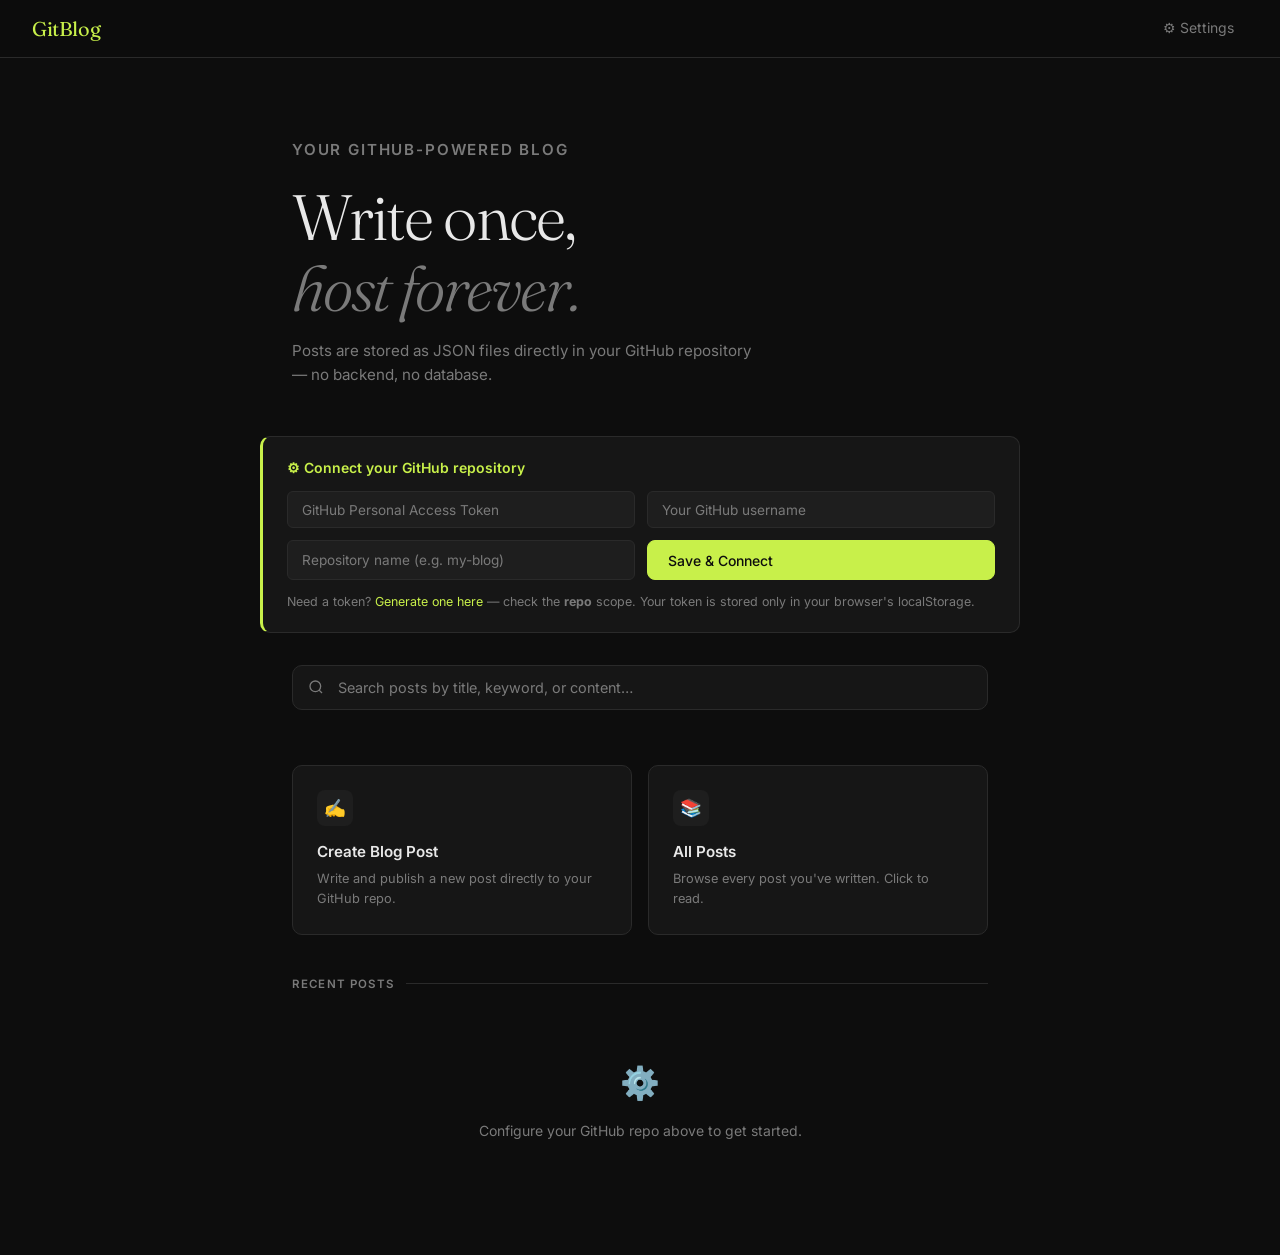
<file: index.html>
<!DOCTYPE html>
<html lang="en">
<head>
  <meta charset="UTF-8" />
  <meta name="viewport" content="width=device-width, initial-scale=1.0" />
  <title>GitBlog</title>
  <link rel="stylesheet" href="style.css" />
</head>
<body>

  <!-- NAV -->
  <nav>
    <a class="nav-brand" href="index.html">GitBlog</a>
    <div class="nav-links">
      <a href="#" id="btn-settings" title="Settings">⚙ Settings</a>
    </div>
  </nav>

  <!-- HERO -->
  <section class="hero">
    <p class="hero-eyebrow">Your GitHub-powered blog</p>
    <h1>Write once,<br><em>host forever.</em></h1>
    <p>Posts are stored as JSON files directly in your GitHub repository — no backend, no database.</p>
  </section>

  <!-- SETUP BANNER -->
  <div id="setup-banner" style="display:none;">
    <h3>⚙ Connect your GitHub repository</h3>
    <div class="setup-fields">
      <input id="in-token" type="password" placeholder="GitHub Personal Access Token" />
      <input id="in-owner" type="text"     placeholder="Your GitHub username" />
      <input id="in-repo"  type="text"     placeholder="Repository name (e.g. my-blog)" />
      <button class="btn btn-primary" id="btn-save-config">Save & Connect</button>
    </div>
    <p class="hint">
      Need a token? <a href="https://github.com/settings/tokens/new?scopes=repo" target="_blank">Generate one here</a> — check the <strong>repo</strong> scope.
      Your token is stored only in your browser's localStorage.
    </p>
  </div>

  <!-- MAIN -->
  <main>

    <!-- SEARCH -->
    <div class="search-wrap">
      <svg width="16" height="16" fill="none" viewBox="0 0 24 24" stroke="currentColor" stroke-width="2">
        <circle cx="11" cy="11" r="8"/><path d="M21 21l-4.35-4.35"/>
      </svg>
      <input id="search-input" type="text" placeholder="Search posts by title, keyword, or content…" />
    </div>
    <div id="search-results-info"></div>

    <!-- ACTIONS -->
    <div class="action-row">
      <div class="action-card" id="btn-create">
        <div class="icon">✍️</div>
        <h3>Create Blog Post</h3>
        <p>Write and publish a new post directly to your GitHub repo.</p>
      </div>
      <a class="action-card" href="#blog-list-section">
        <div class="icon">📚</div>
        <h3>All Posts</h3>
        <p>Browse every post you've written. Click to read.</p>
      </a>
    </div>

    <!-- BLOG LIST -->
    <div id="blog-list-section">
      <p class="section-label">Recent posts</p>
      <div id="blog-list">
        <div class="empty-state"><span>⚙️</span>Configure your GitHub repo above to get started.</div>
      </div>
    </div>

  </main>

  <!-- CREATE MODAL -->
  <div class="modal-overlay" id="create-modal">
    <div class="modal">
      <div class="modal-header">
        <h2>New Post</h2>
        <button class="close-btn" id="btn-close-modal">✕</button>
      </div>

      <form id="create-form" onsubmit="return false;">
        <div class="form-group">
          <label for="in-title">Title</label>
          <input id="in-title" type="text" placeholder="Give your post a title…" />
        </div>

        <div class="form-group">
          <label for="in-keywords">Keywords <span style="color:var(--text-muted);font-weight:400">(comma-separated)</span></label>
          <input id="in-keywords" type="text" placeholder="e.g. javascript, tutorial, web" />
          <div id="keyword-preview" style="margin-top:0.5rem;display:flex;gap:0.4rem;flex-wrap:wrap;min-height:1.4em;"></div>
        </div>

        <div class="form-group">
          <label for="in-body">Content</label>
          <textarea id="in-body" placeholder="Write your post here…"></textarea>
        </div>
      </form>

      <div class="modal-footer">
        <button class="btn btn-ghost" id="btn-cancel">Cancel</button>
        <button class="btn btn-primary" id="btn-submit">Publish Post</button>
      </div>
    </div>
  </div>

  <!-- TOAST -->
  <div id="toast"></div>

  <script src="app.js"></script>
</body>
</html>
</file>
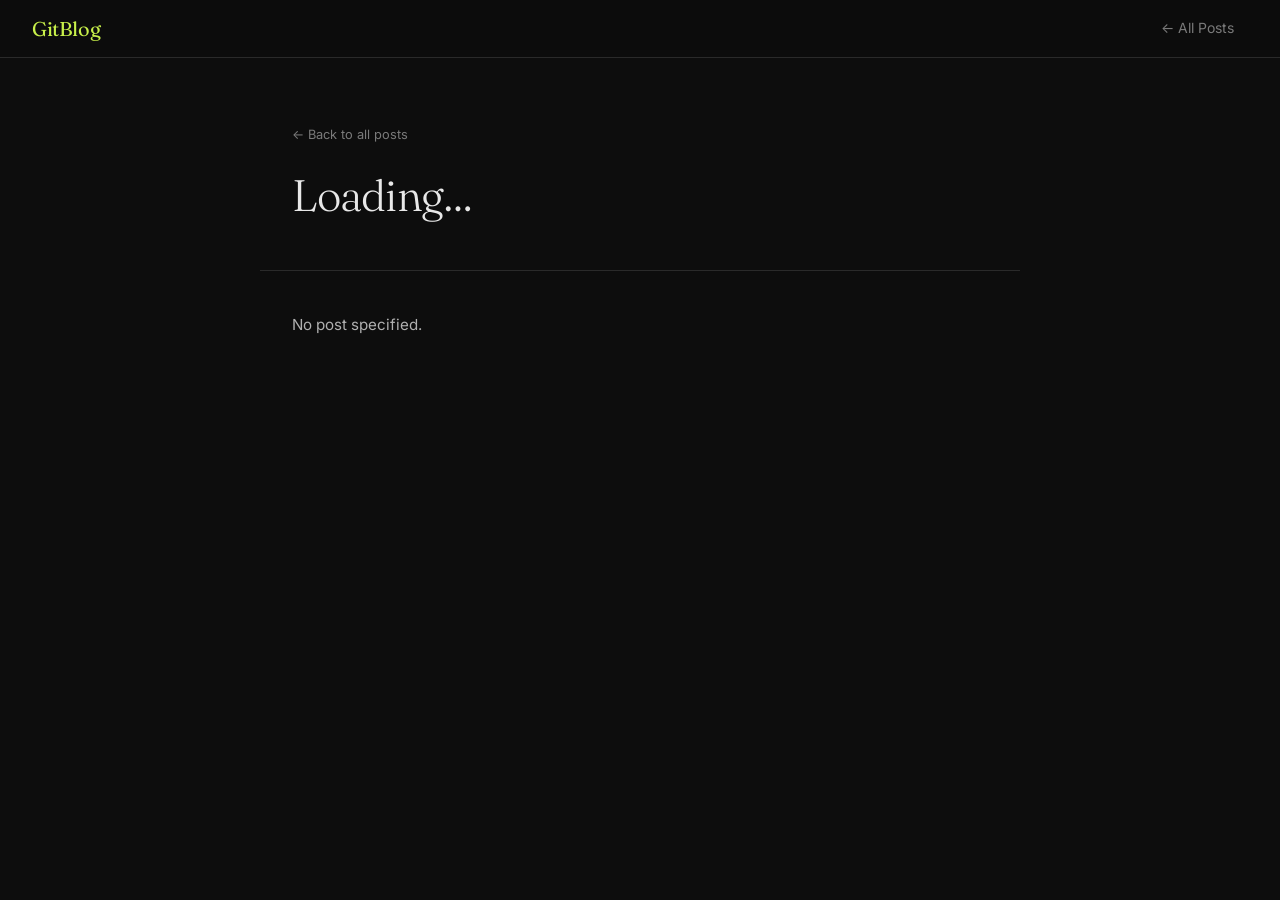
<file: blog.html>
<!DOCTYPE html>
<html lang="en">
<head>
  <meta charset="UTF-8" />
  <meta name="viewport" content="width=device-width, initial-scale=1.0" />
  <title>Post — GitBlog</title>
  <link rel="stylesheet" href="style.css" />
</head>
<body>

  <!-- NAV -->
  <nav>
    <a class="nav-brand" href="index.html">GitBlog</a>
    <div class="nav-links">
      <a href="index.html">← All Posts</a>
    </div>
  </nav>

  <!-- BLOG HERO -->
  <div class="blog-page-hero">
    <a class="blog-back" href="index.html">
      ← Back to all posts
    </a>
    <h1 class="blog-page-title" id="blog-title">Loading…</h1>
    <div class="blog-meta-row">
      <span class="blog-date" id="blog-date"></span>
      <div id="blog-tags" style="display:flex;gap:0.4rem;flex-wrap:wrap;"></div>
    </div>
  </div>

  <!-- BLOG BODY -->
  <article class="blog-body" id="blog-content">
    Loading post…
  </article>

  <!-- TOAST -->
  <div id="toast"></div>

  <script src="app.js"></script>
</body>
</html>
</file>
<file: style.css>
@import url('https://fonts.googleapis.com/css2?family=Fraunces:ital,wght@0,300;0,400;0,700;1,300&family=Inter:wght@400;500;600&display=swap');

:root {
  --bg: #0d0d0d;
  --surface: #161616;
  --surface2: #1e1e1e;
  --border: #2a2a2a;
  --accent: #c8f04a;
  --accent-dim: #a8cc35;
  --text: #e8e8e8;
  --text-muted: #7a7a7a;
  --text-dim: #b0b0b0;
  --danger: #ff5c5c;
  --radius: 10px;
}

*, *::before, *::after { box-sizing: border-box; margin: 0; padding: 0; }

html { scroll-behavior: smooth; }

body {
  background: var(--bg);
  color: var(--text);
  font-family: 'Inter', sans-serif;
  font-size: 15px;
  line-height: 1.6;
  min-height: 100vh;
}

/* ── NAV ── */
nav {
  position: sticky;
  top: 0;
  z-index: 100;
  background: rgba(13,13,13,0.85);
  backdrop-filter: blur(12px);
  border-bottom: 1px solid var(--border);
  padding: 0 2rem;
  display: flex;
  align-items: center;
  gap: 2rem;
  height: 58px;
}

.nav-brand {
  font-family: 'Fraunces', serif;
  font-size: 1.25rem;
  color: var(--accent);
  text-decoration: none;
  letter-spacing: -0.02em;
  flex-shrink: 0;
}

.nav-links {
  display: flex;
  gap: 0.25rem;
  margin-left: auto;
}

.nav-links a {
  color: var(--text-muted);
  text-decoration: none;
  padding: 0.35rem 0.85rem;
  border-radius: 6px;
  font-size: 0.875rem;
  transition: color 0.15s, background 0.15s;
}

.nav-links a:hover { color: var(--text); background: var(--surface2); }

/* ── HERO ── */
.hero {
  padding: 5rem 2rem 3rem;
  max-width: 760px;
  margin: 0 auto;
}

.hero-eyebrow {
  font-size: 0.75rem;
  font-weight: 600;
  letter-spacing: 0.12em;
  text-transform: uppercase;
  color: var(--accent);
  margin-bottom: 1.25rem;
}

.hero h1 {
  font-family: 'Fraunces', serif;
  font-size: clamp(2.5rem, 6vw, 4rem);
  font-weight: 300;
  line-height: 1.1;
  letter-spacing: -0.03em;
  margin-bottom: 1rem;
}

.hero h1 em {
  font-style: italic;
  color: var(--text-muted);
}

.hero p {
  color: var(--text-muted);
  max-width: 460px;
  font-size: 0.95rem;
}

/* ── SETUP BANNER ── */
#setup-banner {
  background: var(--surface);
  border: 1px solid var(--border);
  border-left: 3px solid var(--accent);
  border-radius: var(--radius);
  padding: 1.25rem 1.5rem;
  max-width: 760px;
  margin: 0 auto 2rem;
  display: none;
}

#setup-banner h3 {
  font-size: 0.875rem;
  font-weight: 600;
  margin-bottom: 0.75rem;
  color: var(--accent);
}

.setup-fields {
  display: grid;
  grid-template-columns: 1fr 1fr;
  gap: 0.75rem;
  margin-bottom: 0.75rem;
}

.setup-fields input {
  background: var(--surface2);
  border: 1px solid var(--border);
  color: var(--text);
  padding: 0.6rem 0.85rem;
  border-radius: 6px;
  font-size: 0.85rem;
  font-family: 'Inter', sans-serif;
  outline: none;
  transition: border-color 0.15s;
}

.setup-fields input:focus { border-color: var(--accent); }
.setup-fields input::placeholder { color: var(--text-muted); }

.hint { font-size: 0.78rem; color: var(--text-muted); }
.hint a { color: var(--accent); text-decoration: none; }
.hint a:hover { text-decoration: underline; }

/* ── MAIN CONTENT ── */
main {
  max-width: 760px;
  margin: 0 auto;
  padding: 0 2rem 4rem;
}

/* ── SEARCH ── */
.search-wrap {
  position: relative;
  margin-bottom: 2.5rem;
}

.search-wrap svg {
  position: absolute;
  left: 1rem;
  top: 50%;
  transform: translateY(-50%);
  color: var(--text-muted);
  pointer-events: none;
}

#search-input {
  width: 100%;
  background: var(--surface);
  border: 1px solid var(--border);
  color: var(--text);
  padding: 0.8rem 1rem 0.8rem 2.8rem;
  border-radius: var(--radius);
  font-size: 0.9rem;
  font-family: 'Inter', sans-serif;
  outline: none;
  transition: border-color 0.15s;
}

#search-input:focus { border-color: var(--accent); }
#search-input::placeholder { color: var(--text-muted); }

#search-results-info {
  font-size: 0.8rem;
  color: var(--text-muted);
  margin-top: 0.5rem;
  min-height: 1.2em;
}

/* ── ACTION CARDS ── */
.action-row {
  display: grid;
  grid-template-columns: 1fr 1fr;
  gap: 1rem;
  margin-bottom: 2.5rem;
}

.action-card {
  background: var(--surface);
  border: 1px solid var(--border);
  border-radius: var(--radius);
  padding: 1.5rem;
  cursor: pointer;
  transition: border-color 0.15s, background 0.15s, transform 0.1s;
  text-align: left;
  text-decoration: none;
  display: block;
  color: inherit;
}

.action-card:hover {
  border-color: var(--accent);
  background: var(--surface2);
  transform: translateY(-1px);
}

.action-card .icon {
  width: 36px;
  height: 36px;
  background: var(--surface2);
  border-radius: 8px;
  display: flex;
  align-items: center;
  justify-content: center;
  margin-bottom: 0.85rem;
  font-size: 1.1rem;
}

.action-card:hover .icon { background: rgba(200,240,74,0.1); }

.action-card h3 {
  font-size: 0.95rem;
  font-weight: 600;
  margin-bottom: 0.3rem;
}

.action-card p {
  font-size: 0.8rem;
  color: var(--text-muted);
}

/* ── SECTION LABEL ── */
.section-label {
  font-size: 0.72rem;
  font-weight: 600;
  letter-spacing: 0.1em;
  text-transform: uppercase;
  color: var(--text-muted);
  margin-bottom: 1rem;
  display: flex;
  align-items: center;
  gap: 0.75rem;
}

.section-label::after {
  content: '';
  flex: 1;
  height: 1px;
  background: var(--border);
}

/* ── BLOG LIST ── */
#blog-list { display: flex; flex-direction: column; gap: 0.5rem; }

.blog-item {
  background: var(--surface);
  border: 1px solid var(--border);
  border-radius: var(--radius);
  padding: 1rem 1.25rem;
  display: flex;
  align-items: center;
  gap: 1rem;
  text-decoration: none;
  color: inherit;
  transition: border-color 0.15s, background 0.15s;
  cursor: pointer;
}

.blog-item:hover {
  border-color: var(--accent);
  background: var(--surface2);
}

.blog-item-dot {
  width: 6px;
  height: 6px;
  border-radius: 50%;
  background: var(--accent);
  flex-shrink: 0;
}

.blog-item-title {
  font-size: 0.9rem;
  font-weight: 500;
  flex: 1;
}

.blog-item-meta {
  font-size: 0.75rem;
  color: var(--text-muted);
  flex-shrink: 0;
}

.blog-item-tags {
  display: flex;
  gap: 0.4rem;
  flex-shrink: 0;
}

.tag {
  background: var(--surface2);
  border: 1px solid var(--border);
  color: var(--text-muted);
  font-size: 0.68rem;
  padding: 0.15rem 0.5rem;
  border-radius: 4px;
  letter-spacing: 0.03em;
}

.empty-state {
  text-align: center;
  padding: 3rem 1rem;
  color: var(--text-muted);
  font-size: 0.875rem;
}

.empty-state span { display: block; font-size: 2rem; margin-bottom: 0.75rem; }

/* ── MODAL ── */
.modal-overlay {
  position: fixed;
  inset: 0;
  background: rgba(0,0,0,0.7);
  backdrop-filter: blur(4px);
  z-index: 200;
  display: flex;
  align-items: center;
  justify-content: center;
  padding: 1rem;
  opacity: 0;
  pointer-events: none;
  transition: opacity 0.2s;
}

.modal-overlay.open {
  opacity: 1;
  pointer-events: all;
}

.modal {
  background: var(--surface);
  border: 1px solid var(--border);
  border-radius: 14px;
  width: 100%;
  max-width: 640px;
  max-height: 90vh;
  overflow-y: auto;
  padding: 2rem;
  transform: translateY(10px);
  transition: transform 0.2s;
}

.modal-overlay.open .modal { transform: translateY(0); }

.modal-header {
  display: flex;
  align-items: center;
  justify-content: space-between;
  margin-bottom: 1.5rem;
}

.modal-header h2 {
  font-family: 'Fraunces', serif;
  font-size: 1.35rem;
  font-weight: 400;
}

.close-btn {
  background: var(--surface2);
  border: 1px solid var(--border);
  color: var(--text-muted);
  width: 30px;
  height: 30px;
  border-radius: 6px;
  cursor: pointer;
  display: flex;
  align-items: center;
  justify-content: center;
  font-size: 1rem;
  transition: color 0.15s, border-color 0.15s;
}

.close-btn:hover { color: var(--text); border-color: var(--text-muted); }

/* ── FORM ── */
.form-group { margin-bottom: 1.25rem; }

.form-group label {
  display: block;
  font-size: 0.8rem;
  font-weight: 500;
  color: var(--text-dim);
  margin-bottom: 0.45rem;
  letter-spacing: 0.02em;
}

.form-group input,
.form-group textarea,
.form-group select {
  width: 100%;
  background: var(--surface2);
  border: 1px solid var(--border);
  color: var(--text);
  padding: 0.7rem 0.9rem;
  border-radius: 8px;
  font-size: 0.875rem;
  font-family: 'Inter', sans-serif;
  outline: none;
  transition: border-color 0.15s;
  resize: vertical;
}

.form-group input:focus,
.form-group textarea:focus { border-color: var(--accent); }
.form-group input::placeholder,
.form-group textarea::placeholder { color: var(--text-muted); }

.form-group textarea { min-height: 220px; line-height: 1.65; }

.form-row { display: grid; grid-template-columns: 1fr 1fr; gap: 1rem; }

/* ── BUTTONS ── */
.btn {
  padding: 0.65rem 1.25rem;
  border-radius: 8px;
  font-size: 0.875rem;
  font-weight: 500;
  cursor: pointer;
  border: 1px solid transparent;
  font-family: 'Inter', sans-serif;
  transition: all 0.15s;
  display: inline-flex;
  align-items: center;
  gap: 0.4rem;
}

.btn-primary {
  background: var(--accent);
  color: #0d0d0d;
  border-color: var(--accent);
}

.btn-primary:hover { background: var(--accent-dim); border-color: var(--accent-dim); }
.btn-primary:disabled { opacity: 0.5; cursor: not-allowed; }

.btn-ghost {
  background: transparent;
  color: var(--text-muted);
  border-color: var(--border);
}

.btn-ghost:hover { color: var(--text); border-color: var(--text-muted); background: var(--surface2); }

.modal-footer {
  display: flex;
  justify-content: flex-end;
  gap: 0.75rem;
  margin-top: 1.5rem;
  padding-top: 1.25rem;
  border-top: 1px solid var(--border);
}

/* ── TOAST ── */
#toast {
  position: fixed;
  bottom: 1.5rem;
  right: 1.5rem;
  background: var(--surface2);
  border: 1px solid var(--border);
  border-radius: var(--radius);
  padding: 0.8rem 1.25rem;
  font-size: 0.85rem;
  z-index: 999;
  transform: translateY(10px);
  opacity: 0;
  transition: all 0.2s;
  pointer-events: none;
  max-width: 320px;
}

#toast.show {
  opacity: 1;
  transform: translateY(0);
}

#toast.success { border-left: 3px solid var(--accent); }
#toast.error { border-left: 3px solid var(--danger); }

/* ── LOADING ── */
.spinner {
  width: 16px;
  height: 16px;
  border: 2px solid rgba(200,240,74,0.2);
  border-top-color: var(--accent);
  border-radius: 50%;
  animation: spin 0.7s linear infinite;
  display: inline-block;
}

@keyframes spin { to { transform: rotate(360deg); } }

/* ── BLOG PAGE ── */
.blog-page-hero {
  padding: 4rem 2rem 2rem;
  max-width: 760px;
  margin: 0 auto;
  border-bottom: 1px solid var(--border);
  margin-bottom: 2.5rem;
}

.blog-back {
  display: inline-flex;
  align-items: center;
  gap: 0.5rem;
  color: var(--text-muted);
  text-decoration: none;
  font-size: 0.8rem;
  margin-bottom: 1.5rem;
  transition: color 0.15s;
}

.blog-back:hover { color: var(--accent); }

.blog-page-title {
  font-family: 'Fraunces', serif;
  font-size: clamp(1.75rem, 4vw, 2.75rem);
  font-weight: 300;
  line-height: 1.2;
  letter-spacing: -0.02em;
  margin-bottom: 1rem;
}

.blog-meta-row {
  display: flex;
  align-items: center;
  gap: 1rem;
  flex-wrap: wrap;
}

.blog-date { font-size: 0.8rem; color: var(--text-muted); }

.blog-body {
  max-width: 760px;
  margin: 0 auto;
  padding: 0 2rem 4rem;
  line-height: 1.8;
  color: var(--text-dim);
  font-size: 0.95rem;
  white-space: pre-wrap;
}

/* ── RESPONSIVE ── */
@media (max-width: 600px) {
  .action-row { grid-template-columns: 1fr; }
  .form-row { grid-template-columns: 1fr; }
  .setup-fields { grid-template-columns: 1fr; }
  nav { padding: 0 1rem; }
  main, .hero, .blog-page-hero, .blog-body { padding-left: 1rem; padding-right: 1rem; }
  .blog-item-tags { display: none; }
}
</file>
